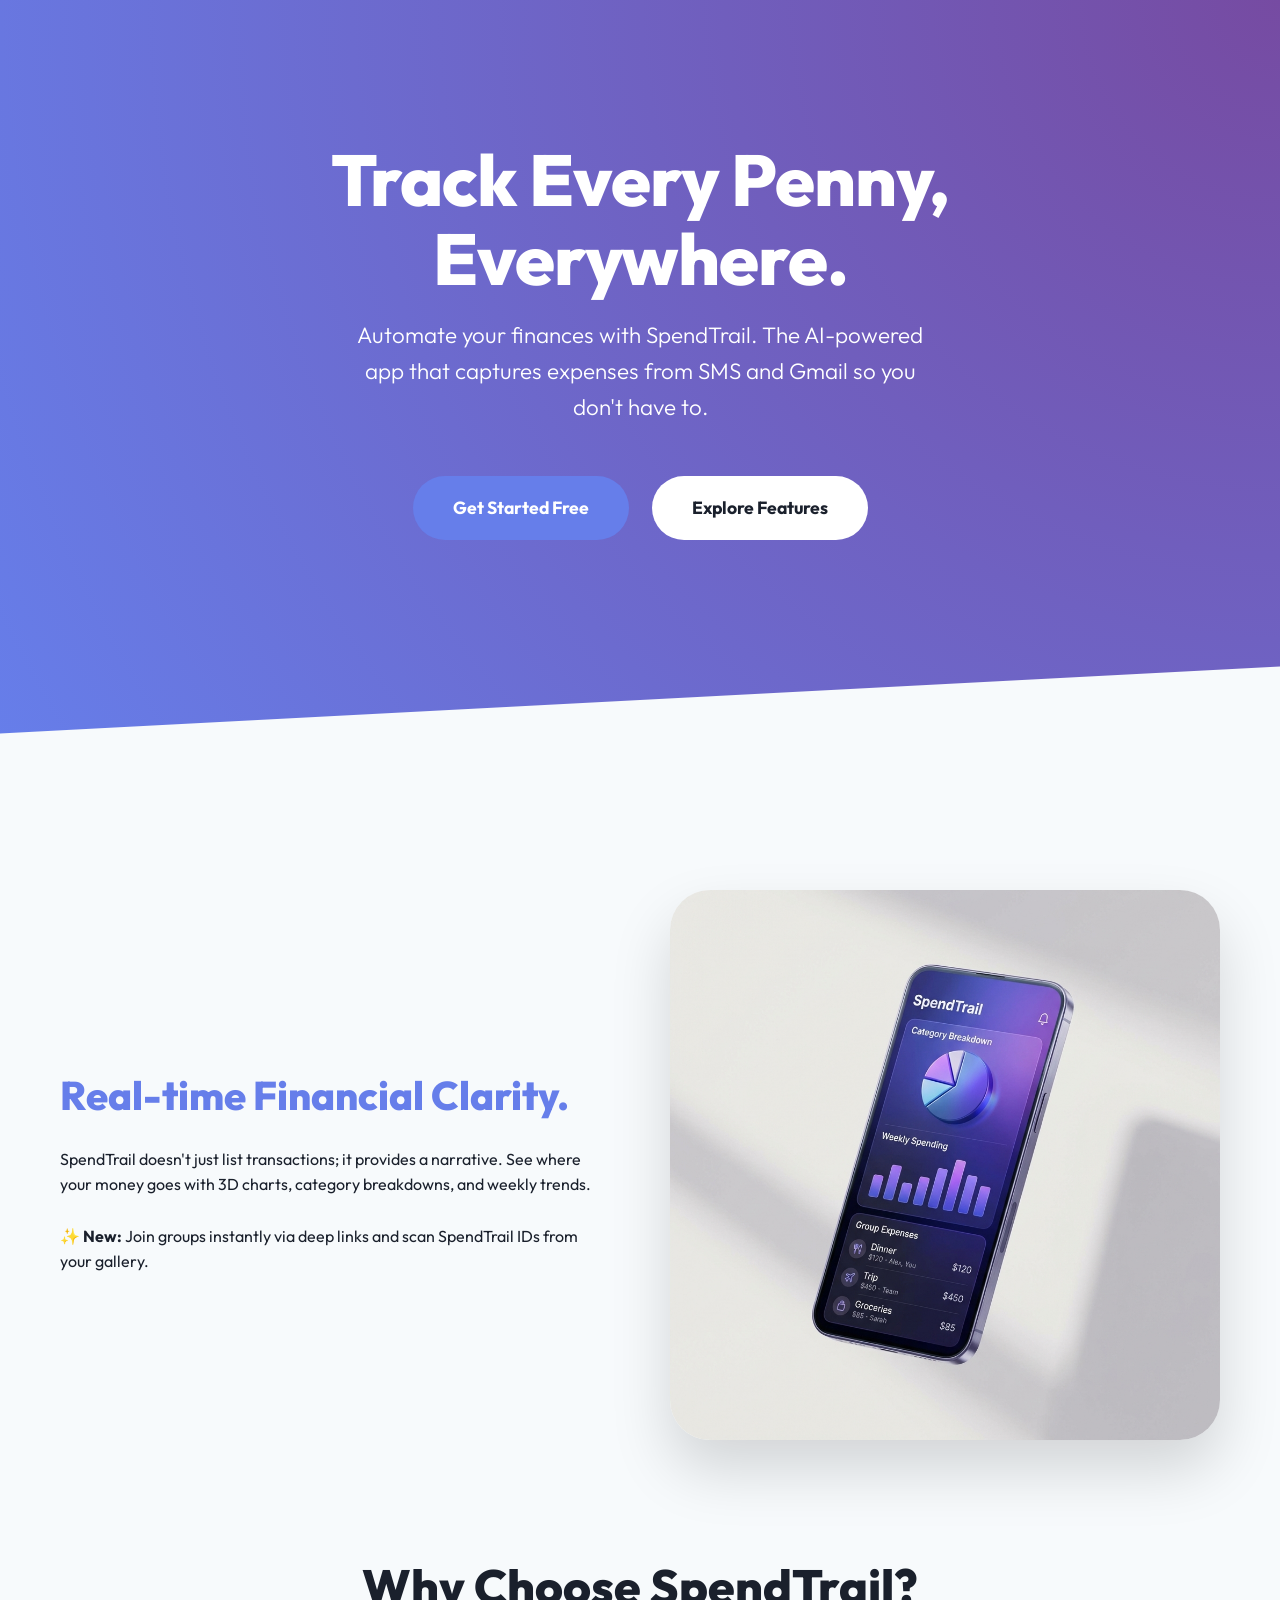
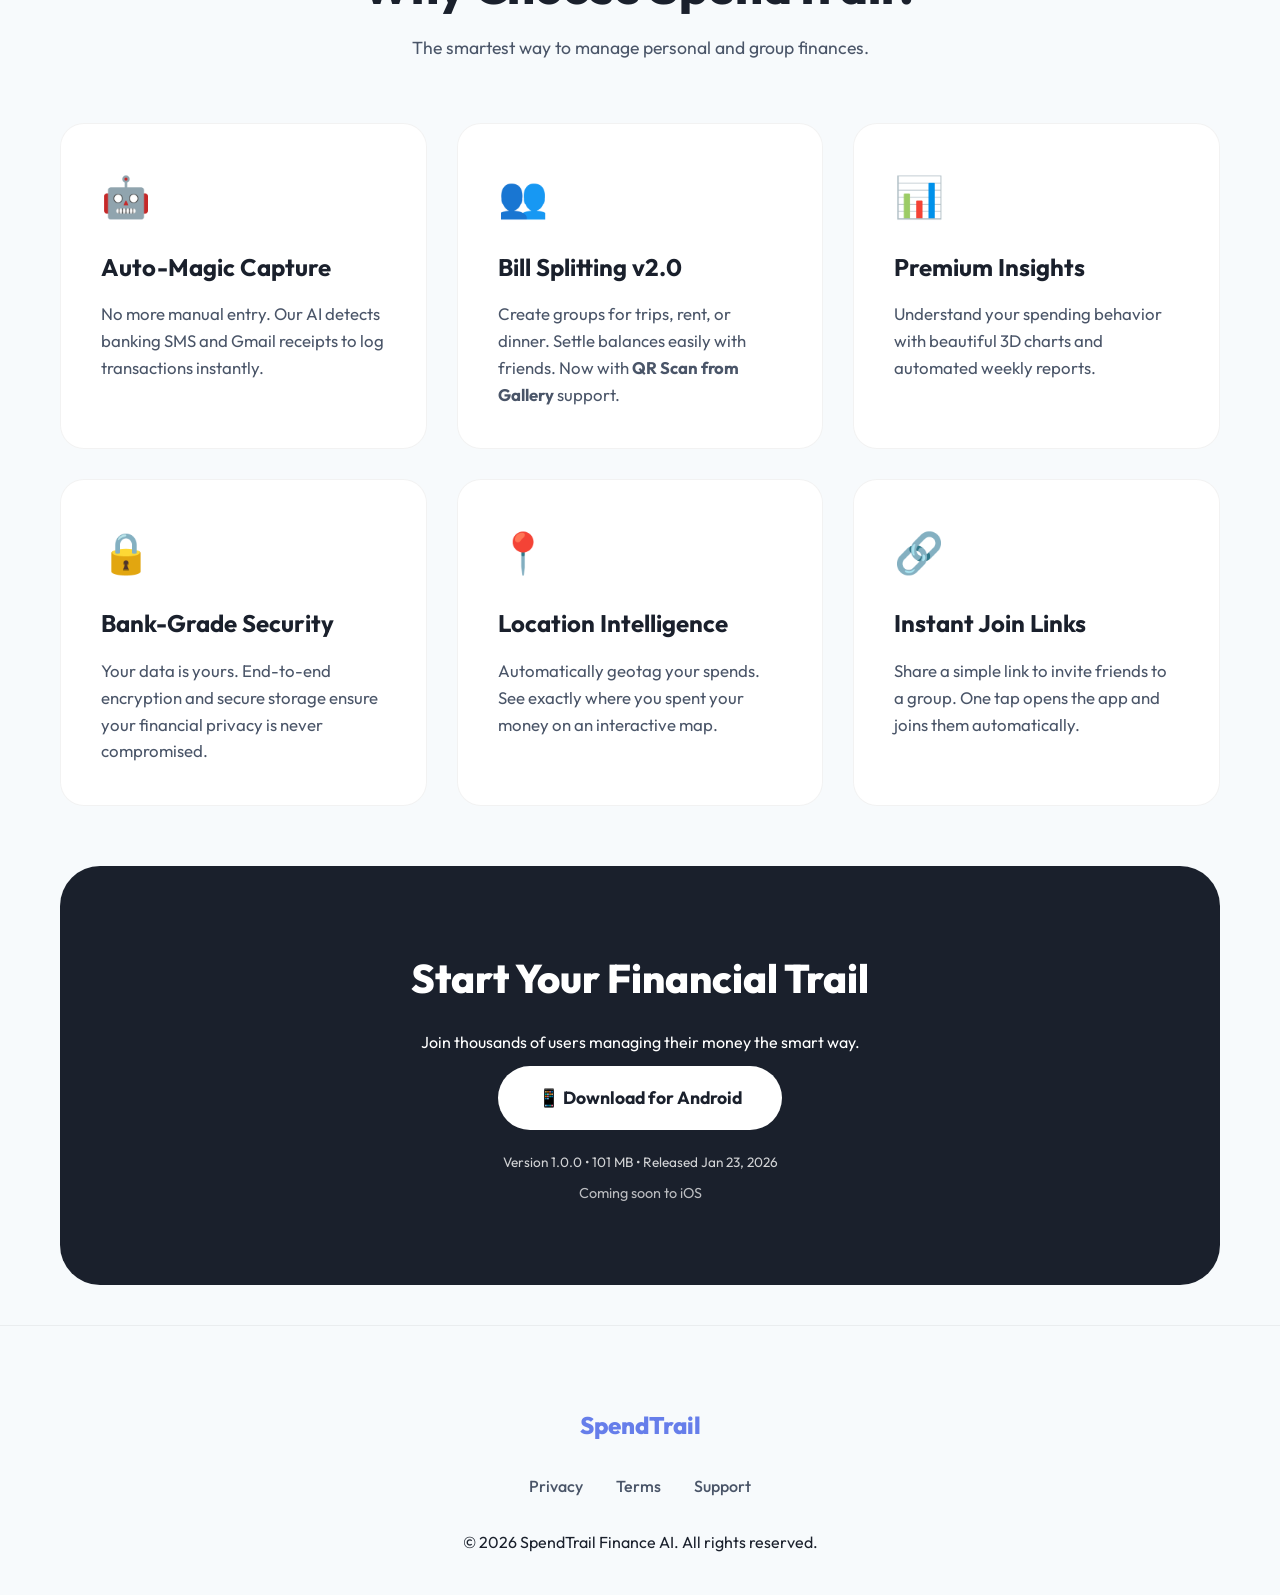
<file: index.html>
<!DOCTYPE html>
<html lang="en">

<head>
    <meta charset="UTF-8">
    <meta name="viewport" content="width=device-width, initial-scale=1.0">

    <!-- Primary Meta Tags -->
    <title>SpendTrail - AI-Powered Smart Expense Tracking App</title>
    <meta name="title" content="SpendTrail - Smart Expense Tracking App | Automatic Transaction Detection">
    <meta name="description"
        content="Effortless expense tracking powered by AI. Automatically capture transactions from SMS and Gmail, split bills with friends, and visualize your spending with premium insights.">
    <meta name="keywords"
        content="expense tracking, group expense, splitwise alternative, money manager, SMS banking, Gmail finance integration, spendtrail app">

    <!-- Open Graph / Facebook -->
    <meta property="og:type" content="website">
    <meta property="og:url" content="https://spendtrail.app/">
    <meta property="og:title" content="SpendTrail - Smart Expense Tracking App">
    <meta property="og:description"
        content="Effortless expense tracking powered by AI. Automatically capture transactions from SMS and Gmail.">
    <meta property="og:image" content="https://spendtrail.app/icon-512.png">

    <!-- Favicon -->
    <link rel="icon" type="image/png" href="favicon.png">
    <link rel="stylesheet" href="style.css">
    <link rel="manifest" href="manifest.json">
    <meta name="theme-color" content="#667eea">

    <!-- Structured Data -->
    <script type="application/ld+json">
    {
      "@context": "https://schema.org",
      "@type": "SoftwareApplication",
      "name": "SpendTrail",
      "applicationCategory": "FinanceApplication",
      "operatingSystem": "Android",
      "offers": {
        "@type": "Offer",
        "price": "0",
        "priceCurrency": "USD"
      }
    }
    </script>
</head>

<body>
    <!-- Hero Section -->
    <section class="hero">
        <div class="container">
            <h1 class="animate">Track Every Penny,<br>Everywhere.</h1>
            <p class="animate">Automate your finances with SpendTrail. The AI-powered app that captures expenses from
                SMS and Gmail so you don't have to.</p>
            <div class="animate">
                <a href="#download" class="btn">Get Started Free</a>
                <a href="#features" class="btn btn-white">Explore Features</a>
            </div>
        </div>
    </section>

    <div class="container">
        <!-- Main Stats / Mockup Section -->
        <section class="mockup-section">
            <div class="mockup-content animate">
                <h2 style="color: var(--primary);">Real-time Financial Clarity.</h2>
                <p>SpendTrail doesn't just list transactions; it provides a narrative. See where your money goes with 3D
                    charts, category breakdowns, and weekly trends.</p>
                <br>
                <p>✨ <strong>New:</strong> Join groups instantly via deep links and scan SpendTrail IDs from your
                    gallery.</p>
            </div>
            <div class="mockup-image animate">
                <img src="spendtrail_app_mockup_feature.png" alt="SpendTrail App Dashboard">
            </div>
        </section>

        <!-- Features Grid -->
        <section id="features">
            <div class="section-title">
                <h2>Why Choose SpendTrail?</h2>
                <p>The smartest way to manage personal and group finances.</p>
            </div>

            <div class="features">
                <div class="feature-card">
                    <span class="feature-icon">🤖</span>
                    <h3>Auto-Magic Capture</h3>
                    <p>No more manual entry. Our AI detects banking SMS and Gmail receipts to log transactions
                        instantly.</p>
                </div>

                <div class="feature-card">
                    <span class="feature-icon">👥</span>
                    <h3>Bill Splitting v2.0</h3>
                    <p>Create groups for trips, rent, or dinner. Settle balances easily with friends. Now with
                        <strong>QR Scan from Gallery</strong> support.
                    </p>
                </div>

                <div class="feature-card">
                    <span class="feature-icon">📊</span>
                    <h3>Premium Insights</h3>
                    <p>Understand your spending behavior with beautiful 3D charts and automated weekly reports.</p>
                </div>

                <div class="feature-card">
                    <span class="feature-icon">🔒</span>
                    <h3>Bank-Grade Security</h3>
                    <p>Your data is yours. End-to-end encryption and secure storage ensure your financial privacy is
                        never compromised.</p>
                </div>

                <div class="feature-card">
                    <span class="feature-icon">📍</span>
                    <h3>Location Intelligence</h3>
                    <p>Automatically geotag your spends. See exactly where you spent your money on an interactive map.
                    </p>
                </div>

                <div class="feature-card">
                    <span class="feature-icon">🔗</span>
                    <h3>Instant Join Links</h3>
                    <p>Share a simple link to invite friends to a group. One tap opens the app and joins them
                        automatically.</p>
                </div>
            </div>
        </section>

        <!-- CTA Section -->
        <section id="download" class="cta-box">
            <h2>Start Your Financial Trail</h2>
            <p>Join thousands of users managing their money the smart way.</p>
            <a href="https://github.com/kiition108/SpendTrailApp/releases/download/v1.0.0-preview/spendtrail-v1.0.0-preview-2026-01-23.apk"
                class="btn btn-white" download>📱 Download for
                Android</a>
            <p style="margin-top: 12px; font-size: 0.85rem; opacity: 0.8;">Version 1.0.0 • 101 MB • Released Jan 23,
                2026</p>
            <p style="margin-top: 8px; font-size: 0.9rem; opacity: 0.7;">Coming soon to iOS</p>
        </section>
    </div>

    <!-- Footer -->
    <footer class="footer">
        <h2 style="font-weight: 800; color: var(--primary);">SpendTrail</h2>
        <div class="footer-links">
            <a href="privacy.html">Privacy</a>
            <a href="terms.html">Terms</a>
            <a href="mailto:support@spendtrail.app">Support</a>
        </div>
        <p>&copy; 2026 SpendTrail Finance AI. All rights reserved.</p>
    </footer>

    <script>
        // Simple Intersection Observer for scroll animations
        const observer = new IntersectionObserver((entries) => {
            entries.forEach(entry => {
                if (entry.isIntersecting) {
                    entry.target.classList.add('animate');
                }
            });
        }, { threshold: 0.1 });

        document.querySelectorAll('.animate').forEach(el => observer.observe(el));
    </script>
</body>

</html>
</file>
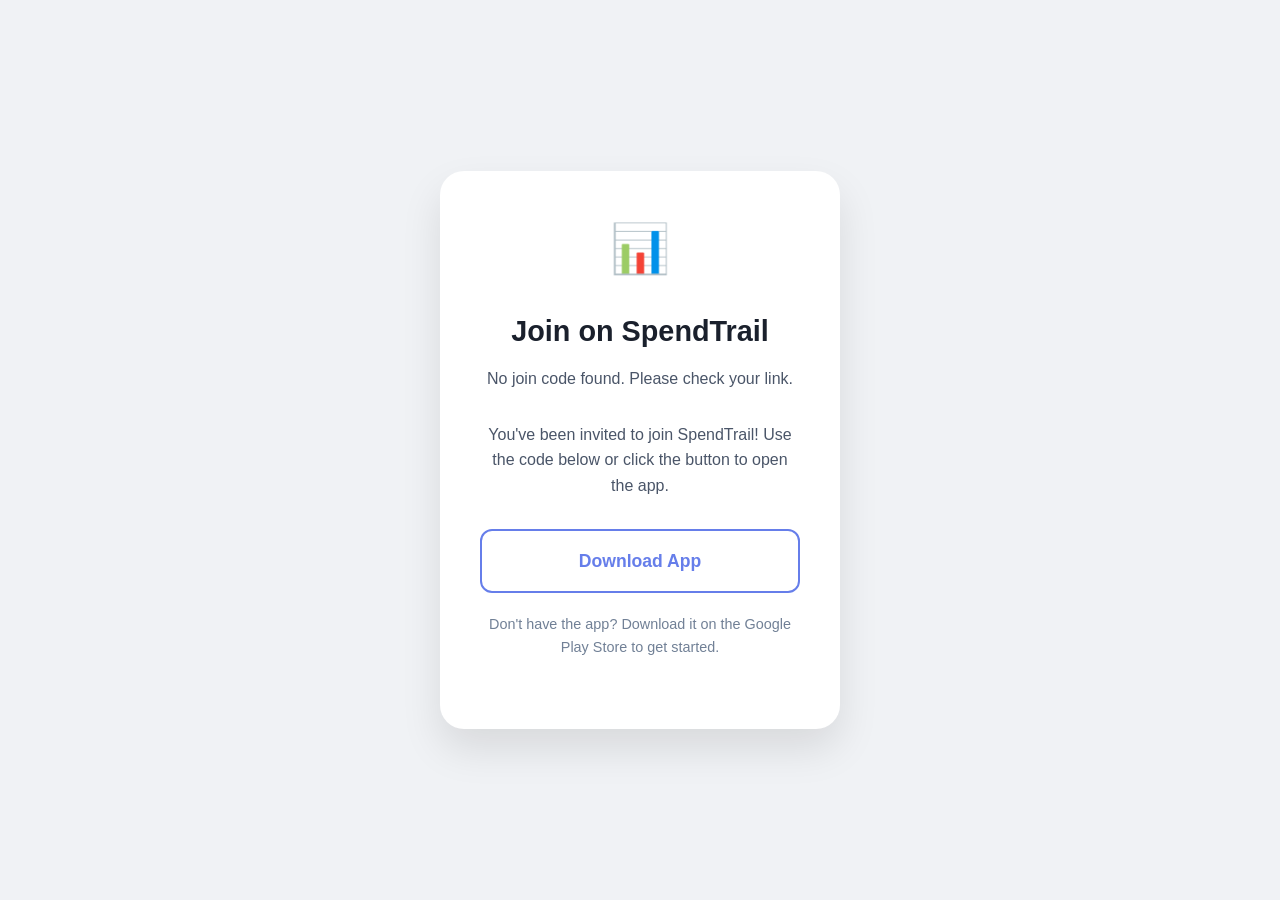
<file: join.html>
<!DOCTYPE html>
<html lang="en">
<head>
    <meta charset="UTF-8">
    <meta name="viewport" content="width=device-width, initial-scale=1.0">
    
    <!-- Primary Meta Tags -->
    <title>Join on SpendTrail | Smart Expense Tracking</title>
    <meta name="title" content="Join on SpendTrail | Smart Expense Tracking">
    <meta name="description" content="Add friends and join groups on SpendTrail. Effortless expense tracking powered by AI.">
    
    <!-- Favicon -->
    <link rel="icon" type="image/png" href="../favicon.png">
    <link rel="apple-touch-icon" href="../icon-512.png">
    <meta name="theme-color" content="#667eea">

    <style>
        * {
            margin: 0;
            padding: 0;
            box-sizing: border-box;
        }
        body {
            font-family: -apple-system, BlinkMacSystemFont, 'Segoe UI', Roboto, Oxygen, Ubuntu, Cantarell, sans-serif;
            line-height: 1.6;
            color: #333;
            background: #f0f2f5;
            display: flex;
            align-items: center;
            justify-content: center;
            min-height: 100vh;
        }
        .card {
            background: white;
            padding: 40px;
            border-radius: 24px;
            box-shadow: 0 20px 40px rgba(0,0,0,0.1);
            max-width: 400px;
            width: 90%;
            text-align: center;
        }
        .logo {
            font-size: 3em;
            margin-bottom: 20px;
        }
        h1 {
            color: #1a202c;
            font-size: 1.8em;
            margin-bottom: 12px;
        }
        p {
            color: #4a5568;
            margin-bottom: 30px;
        }
        .code-display {
            background: #f7fafc;
            padding: 12px;
            border-radius: 12px;
            font-family: monospace;
            font-size: 1.2em;
            font-weight: bold;
            color: #667eea;
            letter-spacing: 2px;
            margin-bottom: 30px;
            display: inline-block;
            border: 1px dashed #cbd5e0;
        }
        .btn {
            display: block;
            background: linear-gradient(135deg, #667eea 0%, #764ba2 100%);
            color: white;
            padding: 16px;
            border-radius: 12px;
            text-decoration: none;
            font-weight: bold;
            font-size: 1.1em;
            margin-bottom: 15px;
            transition: transform 0.2s, box-shadow 0.2s;
            box-shadow: 0 4px 12px rgba(102, 126, 234, 0.3);
        }
        .btn:hover {
            transform: translateY(-2px);
            box-shadow: 0 6px 16px rgba(102, 126, 234, 0.4);
        }
        .btn-secondary {
            background: white;
            color: #667eea;
            border: 2px solid #667eea;
            box-shadow: none;
        }
        .btn-secondary:hover {
            background: #f7fafc;
        }
        .footer-note {
            font-size: 0.9em;
            color: #718096;
            margin-top: 20px;
        }
        .loading-spinner {
            width: 40px;
            height: 40px;
            border: 4px solid #f3f3f3;
            border-top: 4px solid #667eea;
            border-radius: 50%;
            animation: spin 1s linear infinite;
            margin: 0 auto 20px;
        }
        @keyframes spin {
            0% { transform: rotate(0deg); }
            100% { transform: rotate(360deg); }
        }
    </style>
</head>
<body>
    <div class="card">
        <div class="logo">📊</div>
        <h1>Join on SpendTrail</h1>
        
        <div id="loading">
            <div class="loading-spinner"></div>
            <p>Attempting to open SpendTrail app...</p>
        </div>

        <div id="content" style="display: none;">
            <p>You've been invited to join SpendTrail! Use the code below or click the button to open the app.</p>
            <div class="code-display" id="user-code">-------</div>
            
            <a href="#" id="open-app-btn" class="btn">Open in SpendTrail</a>
            <a href="https://spendtrail.app" class="btn btn-secondary">Download App</a>
            
            <p class="footer-note">Don't have the app? Download it on the Google Play Store to get started.</p>
        </div>
    </div>

    <script>
        // Parse code from URL path (/join/CODE) or query param (?id=CODE)
        function getCode() {
            const pathParts = window.location.pathname.split('/');
            // If path is /join/ABCDEFGH, pathParts will be ["", "join", "ABCDEFGH"]
            let code = pathParts[pathParts.length - 1];
            
            // If the last part is empty or "join", check query params
            if (!code || code === 'join' || code === 'join.html') {
                const urlParams = new URLSearchParams(window.location.search);
                code = urlParams.get('id') || urlParams.get('code');
            }
            
            return code ? code.toUpperCase() : null;
        }

        const code = getCode();
        if (code) {
            document.getElementById('user-code').textContent = code;
            const appUrl = `spendtrail://join/${code}`;
            document.getElementById('open-app-btn').href = appUrl;

            // Attempt to redirect immediately
            window.location.href = appUrl;

            // After 3 seconds, show the manual buttons if the app didn't open
            setTimeout(() => {
                document.getElementById('loading').style.display = 'none';
                document.getElementById('content').style.display = 'block';
            }, 2500);
        } else {
            document.getElementById('loading').innerHTML = '<p>No join code found. Please check your link.</p>';
            document.getElementById('content').style.display = 'block';
            document.getElementById('open-app-btn').style.display = 'none';
            document.getElementById('user-code').style.display = 'none';
        }
    </script>
</body>
</html>
</file>
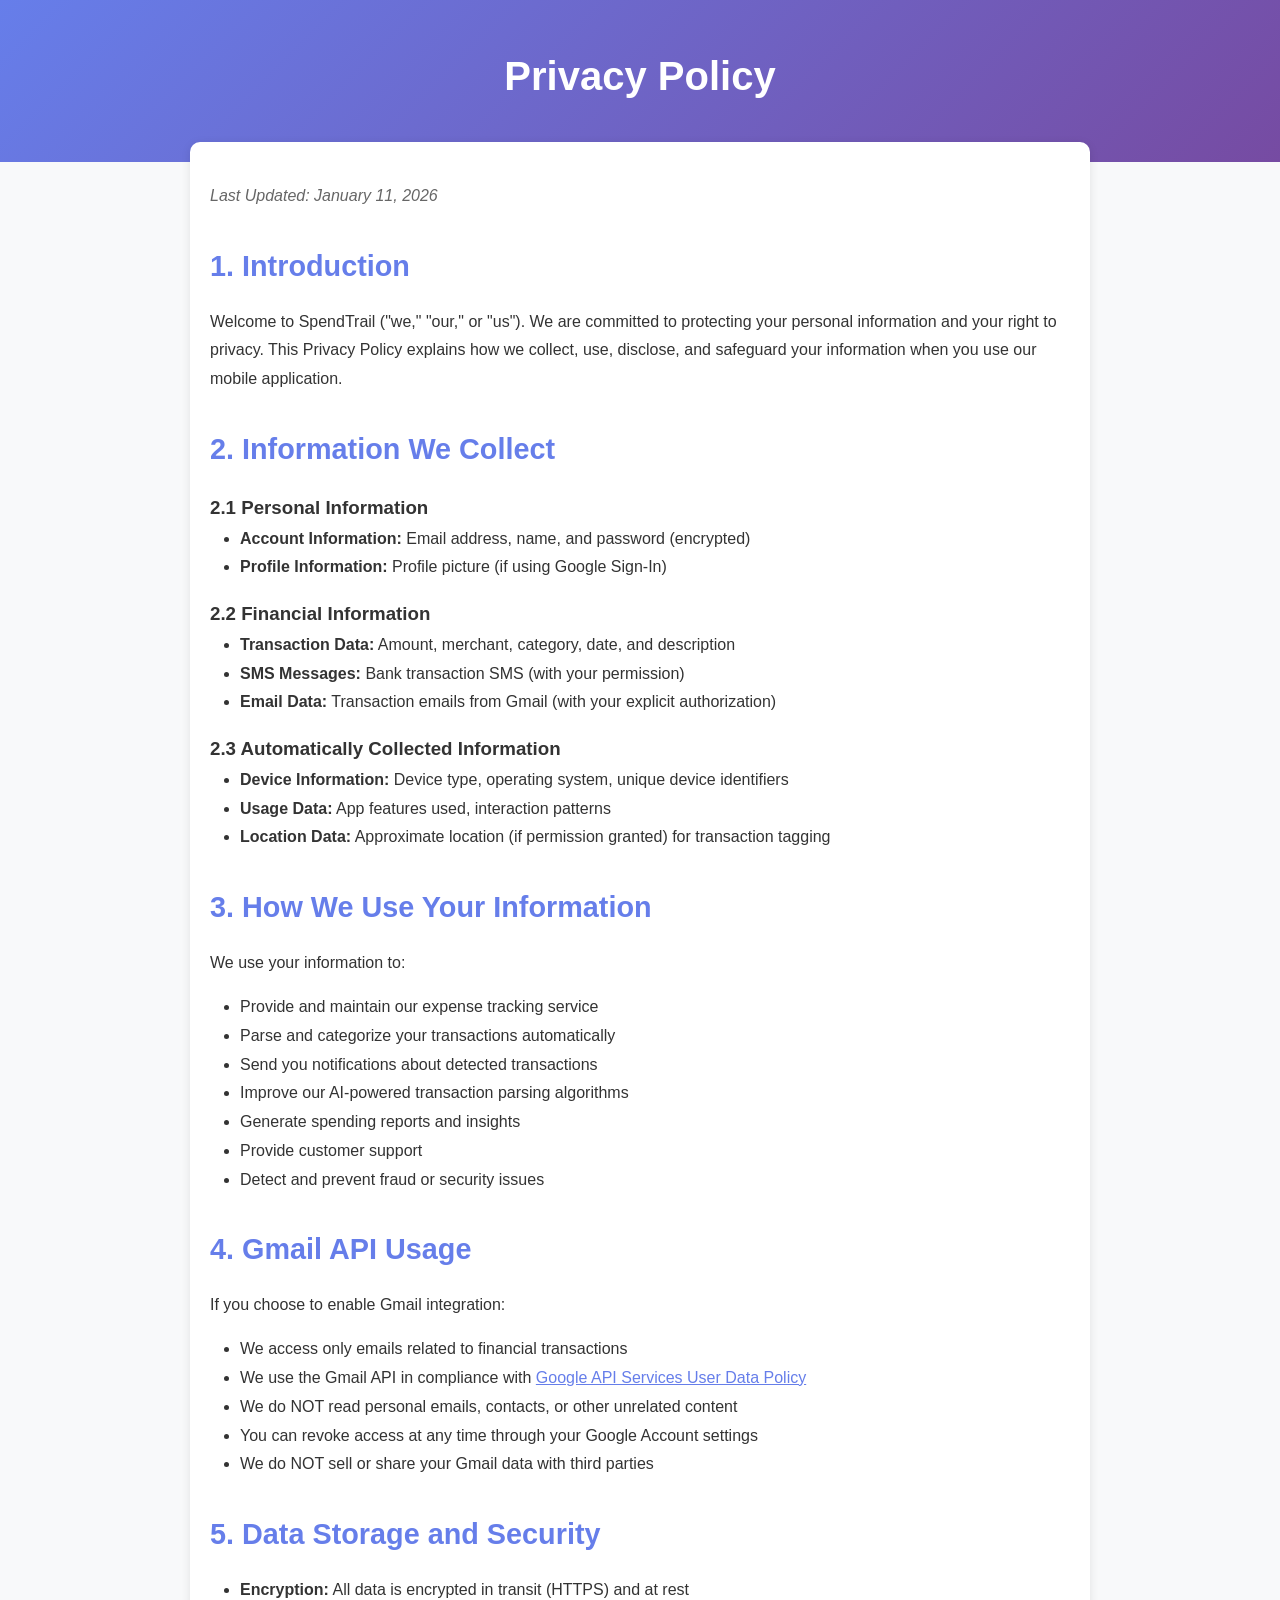
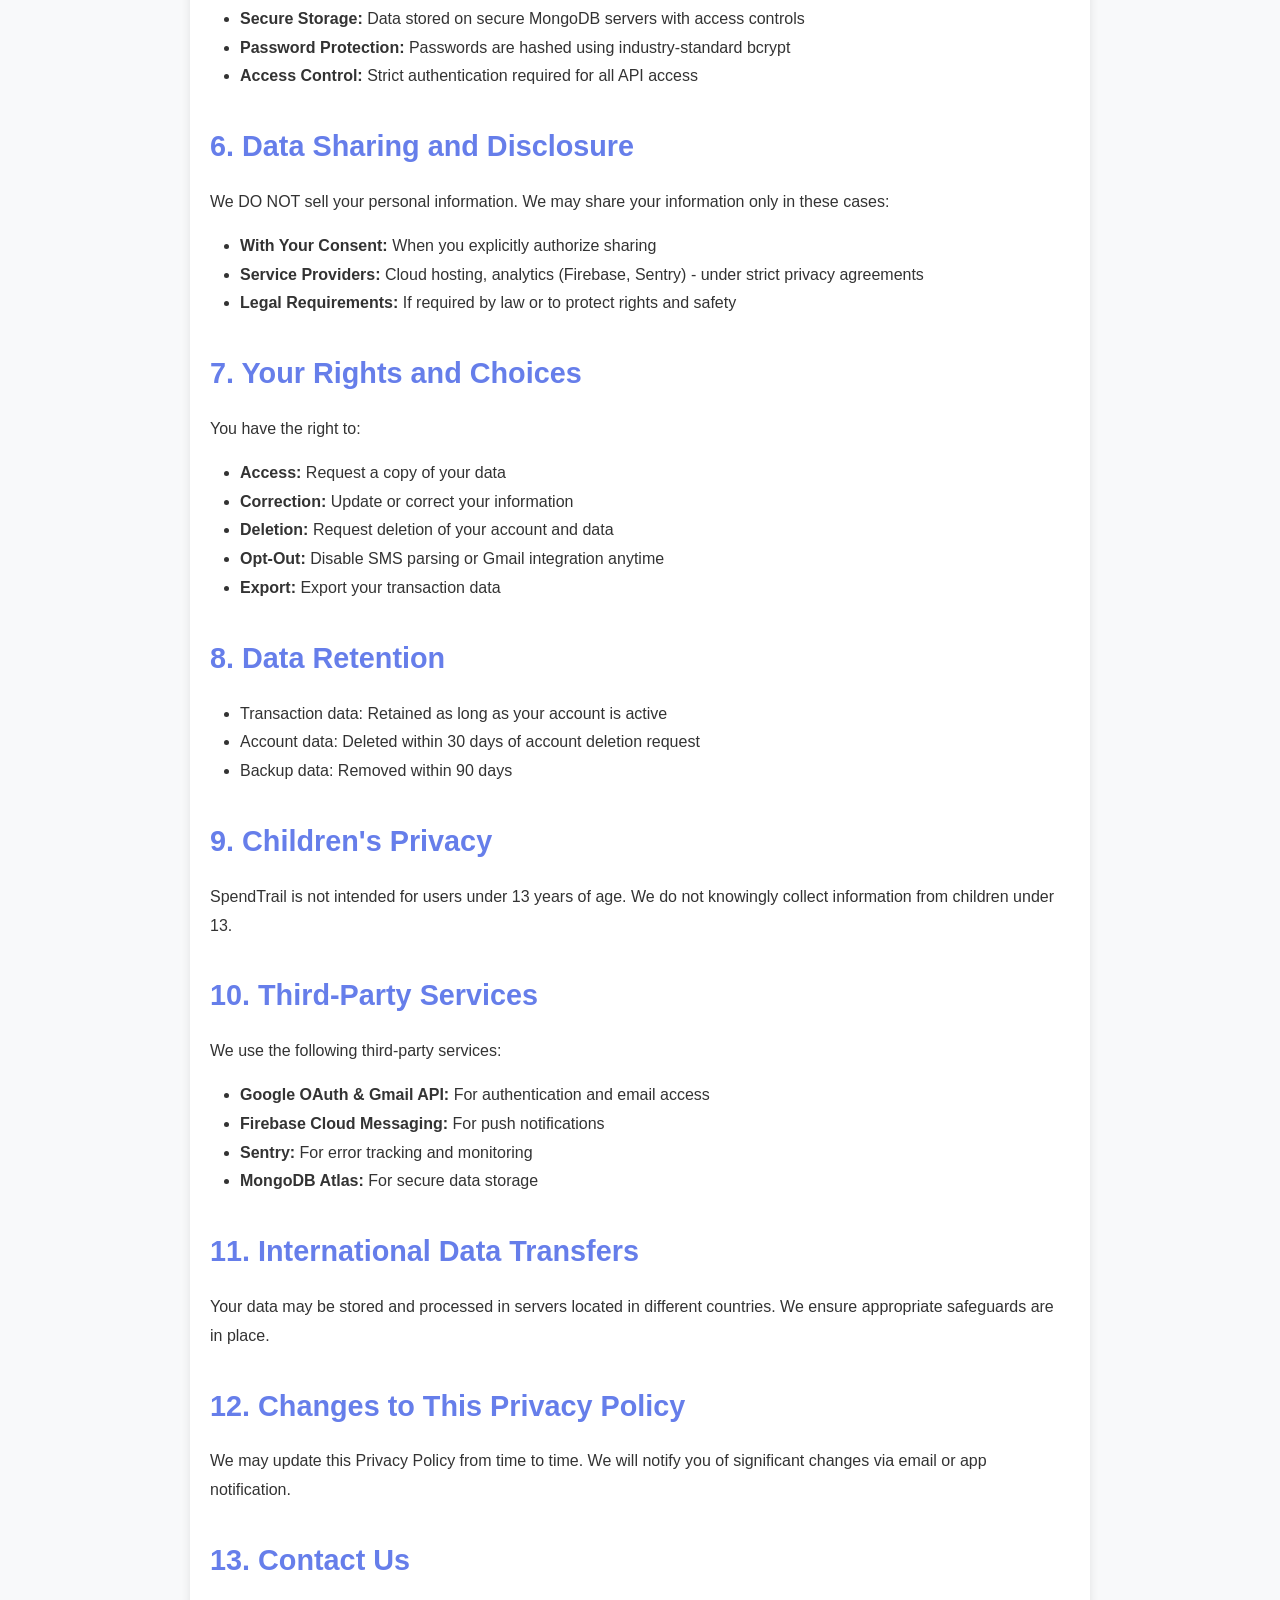
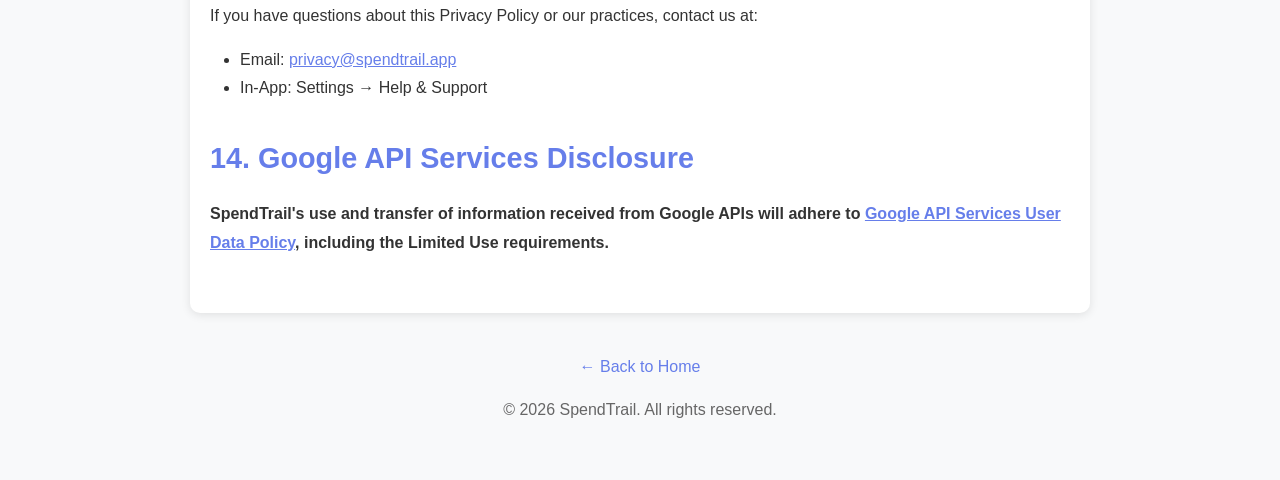
<file: privacy.html>
<!DOCTYPE html>
<html lang="en">
<head>
    <meta charset="UTF-8">
    <meta name="viewport" content="width=device-width, initial-scale=1.0">
    
    <!-- Primary Meta Tags -->
    <title>Privacy Policy - SpendTrail | How We Protect Your Data</title>
    <meta name="title" content="Privacy Policy - SpendTrail | How We Protect Your Data">
    <meta name="description" content="Learn how SpendTrail protects your financial data, handles Gmail API access, and ensures your privacy. GDPR compliant expense tracking app.">
    <meta name="robots" content="index, follow">
    <link rel="canonical" href="https://spendtrail.app/privacy.html">
    
    <!-- Open Graph / Facebook -->
    <meta property="og:type" content="article">
    <meta property="og:url" content="https://spendtrail.app/privacy.html">
    <meta property="og:title" content="Privacy Policy - SpendTrail">
    <meta property="og:description" content="How SpendTrail protects your financial data and ensures your privacy.">
    <meta property="og:image" content="https://spendtrail.app/icon-512.png">
    
    <!-- Twitter -->
    <meta property="twitter:card" content="summary">
    <meta property="twitter:url" content="https://spendtrail.app/privacy.html">
    <meta property="twitter:title" content="Privacy Policy - SpendTrail">
    <meta property="twitter:description" content="How SpendTrail protects your financial data and ensures your privacy.">
    
    <!-- Favicon -->
    <link rel="icon" type="image/png" href="favicon.png">
    <link rel="apple-touch-icon" href="icon-512.png">
    <meta name="theme-color" content="#667eea">
    
    <style>
        * {
            margin: 0;
            padding: 0;
            box-sizing: border-box;
        }
        body {
            font-family: -apple-system, BlinkMacSystemFont, 'Segoe UI', Roboto, Oxygen, Ubuntu, Cantarell, sans-serif;
            line-height: 1.8;
            color: #333;
            background: #f8f9fa;
        }
        .header {
            background: linear-gradient(135deg, #667eea 0%, #764ba2 100%);
            color: white;
            padding: 40px 20px;
            text-align: center;
        }
        .container {
            max-width: 900px;
            margin: 0 auto;
            padding: 40px 20px;
            background: white;
            margin-top: -20px;
            border-radius: 10px;
            box-shadow: 0 2px 10px rgba(0,0,0,0.1);
        }
        h1 {
            font-size: 2.5em;
            margin-bottom: 10px;
        }
        h2 {
            color: #667eea;
            margin-top: 30px;
            margin-bottom: 15px;
            font-size: 1.8em;
        }
        p {
            margin-bottom: 15px;
        }
        ul {
            margin-left: 30px;
            margin-bottom: 15px;
        }
        .last-updated {
            color: #666;
            font-style: italic;
            margin-bottom: 30px;
        }
        .footer {
            text-align: center;
            padding: 40px 20px;
            color: #666;
        }
        .footer a {
            color: #667eea;
            text-decoration: none;
        }
        a {
            color: #667eea;
        }
    </style>
</head>
<body>
    <div class="header">
        <h1>Privacy Policy</h1>
    </div>

    <div class="container">
        <p class="last-updated">Last Updated: January 11, 2026</p>

        <h2>1. Introduction</h2>
        <p>Welcome to SpendTrail ("we," "our," or "us"). We are committed to protecting your personal information and your right to privacy. This Privacy Policy explains how we collect, use, disclose, and safeguard your information when you use our mobile application.</p>

        <h2>2. Information We Collect</h2>
        
        <h3>2.1 Personal Information</h3>
        <ul>
            <li><strong>Account Information:</strong> Email address, name, and password (encrypted)</li>
            <li><strong>Profile Information:</strong> Profile picture (if using Google Sign-In)</li>
        </ul>

        <h3>2.2 Financial Information</h3>
        <ul>
            <li><strong>Transaction Data:</strong> Amount, merchant, category, date, and description</li>
            <li><strong>SMS Messages:</strong> Bank transaction SMS (with your permission)</li>
            <li><strong>Email Data:</strong> Transaction emails from Gmail (with your explicit authorization)</li>
        </ul>

        <h3>2.3 Automatically Collected Information</h3>
        <ul>
            <li><strong>Device Information:</strong> Device type, operating system, unique device identifiers</li>
            <li><strong>Usage Data:</strong> App features used, interaction patterns</li>
            <li><strong>Location Data:</strong> Approximate location (if permission granted) for transaction tagging</li>
        </ul>

        <h2>3. How We Use Your Information</h2>
        <p>We use your information to:</p>
        <ul>
            <li>Provide and maintain our expense tracking service</li>
            <li>Parse and categorize your transactions automatically</li>
            <li>Send you notifications about detected transactions</li>
            <li>Improve our AI-powered transaction parsing algorithms</li>
            <li>Generate spending reports and insights</li>
            <li>Provide customer support</li>
            <li>Detect and prevent fraud or security issues</li>
        </ul>

        <h2>4. Gmail API Usage</h2>
        <p>If you choose to enable Gmail integration:</p>
        <ul>
            <li>We access only emails related to financial transactions</li>
            <li>We use the Gmail API in compliance with <a href="https://developers.google.com/terms/api-services-user-data-policy" target="_blank">Google API Services User Data Policy</a></li>
            <li>We do NOT read personal emails, contacts, or other unrelated content</li>
            <li>You can revoke access at any time through your Google Account settings</li>
            <li>We do NOT sell or share your Gmail data with third parties</li>
        </ul>

        <h2>5. Data Storage and Security</h2>
        <ul>
            <li><strong>Encryption:</strong> All data is encrypted in transit (HTTPS) and at rest</li>
            <li><strong>Secure Storage:</strong> Data stored on secure MongoDB servers with access controls</li>
            <li><strong>Password Protection:</strong> Passwords are hashed using industry-standard bcrypt</li>
            <li><strong>Access Control:</strong> Strict authentication required for all API access</li>
        </ul>

        <h2>6. Data Sharing and Disclosure</h2>
        <p>We DO NOT sell your personal information. We may share your information only in these cases:</p>
        <ul>
            <li><strong>With Your Consent:</strong> When you explicitly authorize sharing</li>
            <li><strong>Service Providers:</strong> Cloud hosting, analytics (Firebase, Sentry) - under strict privacy agreements</li>
            <li><strong>Legal Requirements:</strong> If required by law or to protect rights and safety</li>
        </ul>

        <h2>7. Your Rights and Choices</h2>
        <p>You have the right to:</p>
        <ul>
            <li><strong>Access:</strong> Request a copy of your data</li>
            <li><strong>Correction:</strong> Update or correct your information</li>
            <li><strong>Deletion:</strong> Request deletion of your account and data</li>
            <li><strong>Opt-Out:</strong> Disable SMS parsing or Gmail integration anytime</li>
            <li><strong>Export:</strong> Export your transaction data</li>
        </ul>

        <h2>8. Data Retention</h2>
        <ul>
            <li>Transaction data: Retained as long as your account is active</li>
            <li>Account data: Deleted within 30 days of account deletion request</li>
            <li>Backup data: Removed within 90 days</li>
        </ul>

        <h2>9. Children's Privacy</h2>
        <p>SpendTrail is not intended for users under 13 years of age. We do not knowingly collect information from children under 13.</p>

        <h2>10. Third-Party Services</h2>
        <p>We use the following third-party services:</p>
        <ul>
            <li><strong>Google OAuth & Gmail API:</strong> For authentication and email access</li>
            <li><strong>Firebase Cloud Messaging:</strong> For push notifications</li>
            <li><strong>Sentry:</strong> For error tracking and monitoring</li>
            <li><strong>MongoDB Atlas:</strong> For secure data storage</li>
        </ul>

        <h2>11. International Data Transfers</h2>
        <p>Your data may be stored and processed in servers located in different countries. We ensure appropriate safeguards are in place.</p>

        <h2>12. Changes to This Privacy Policy</h2>
        <p>We may update this Privacy Policy from time to time. We will notify you of significant changes via email or app notification.</p>

        <h2>13. Contact Us</h2>
        <p>If you have questions about this Privacy Policy or our practices, contact us at:</p>
        <ul>
            <li>Email: <a href="mailto:privacy@spendtrail.app">privacy@spendtrail.app</a></li>
            <li>In-App: Settings → Help & Support</li>
        </ul>

        <h2>14. Google API Services Disclosure</h2>
        <p><strong>SpendTrail's use and transfer of information received from Google APIs will adhere to <a href="https://developers.google.com/terms/api-services-user-data-policy" target="_blank">Google API Services User Data Policy</a>, including the Limited Use requirements.</strong></p>
    </div>

    <div class="footer">
        <p><a href="index.html">← Back to Home</a></p>
        <p>&copy; 2026 SpendTrail. All rights reserved.</p>
    </div>
</body>
</html>
</file>
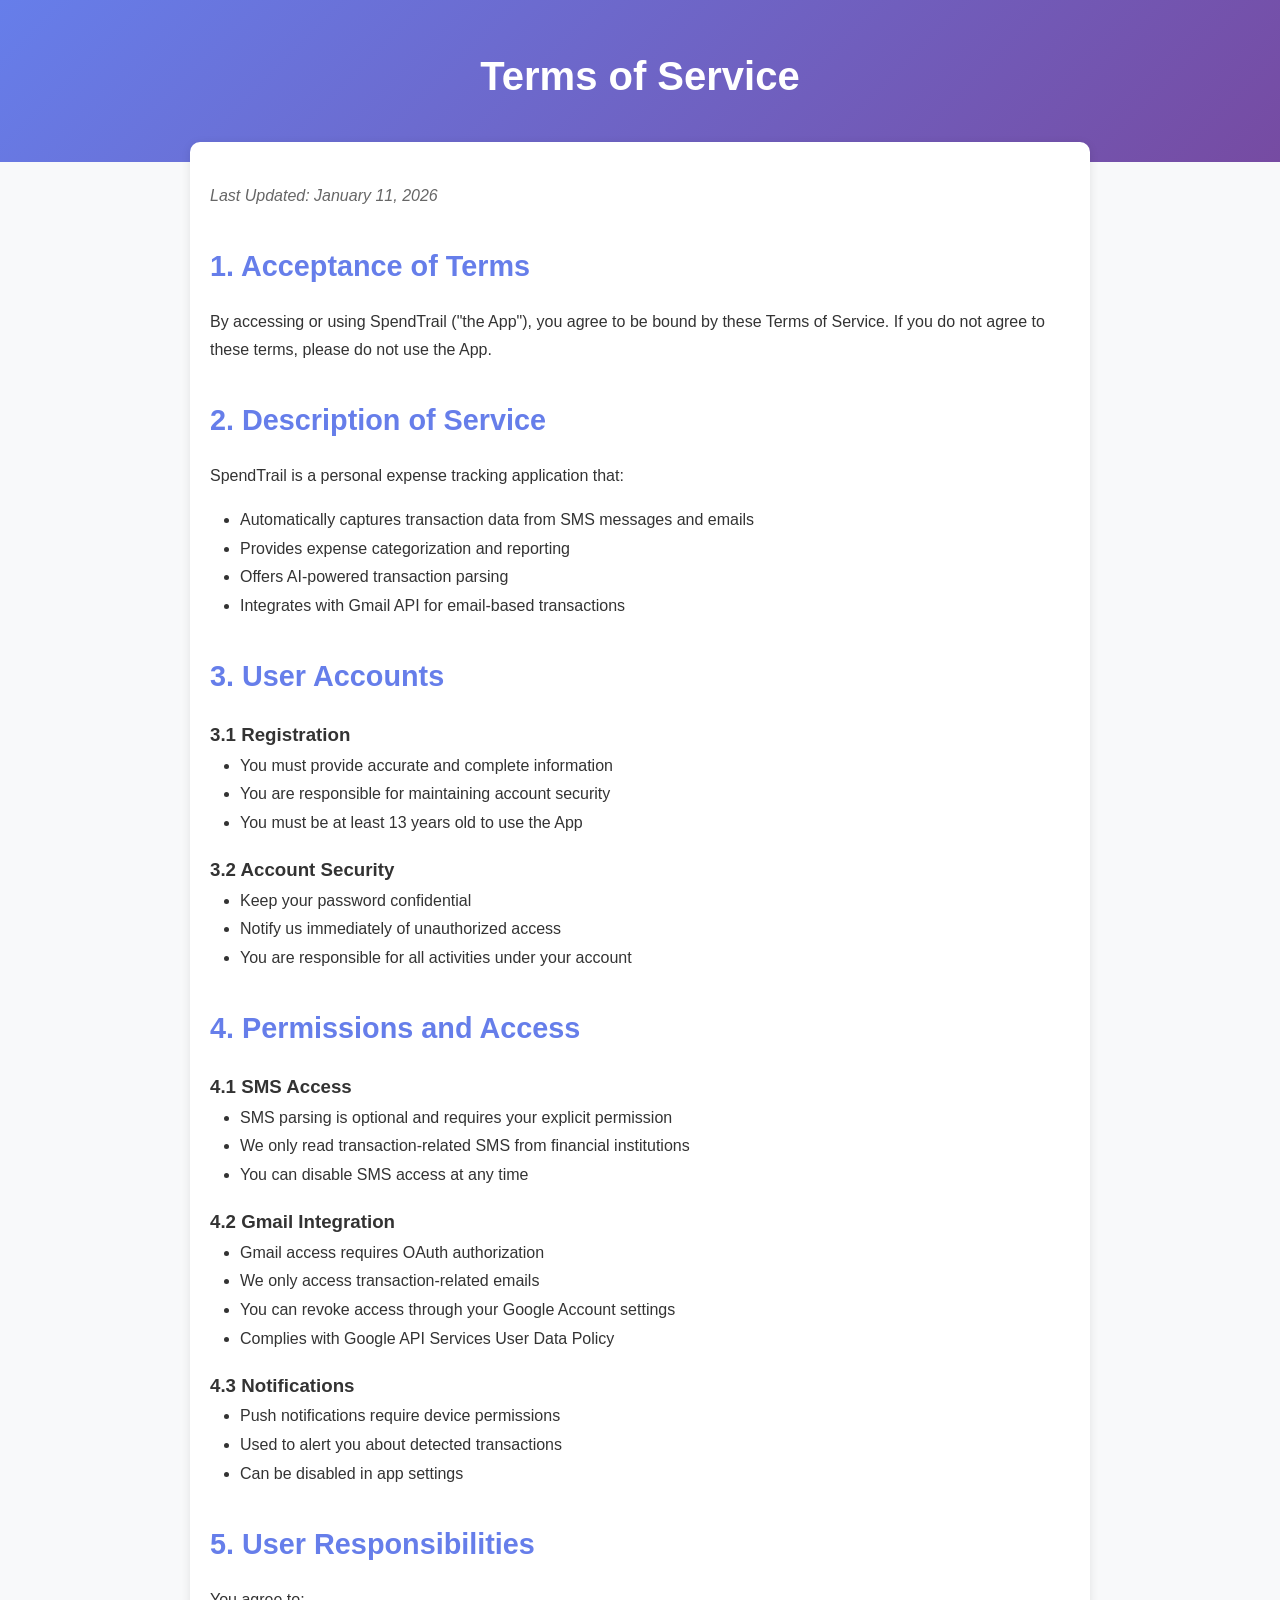
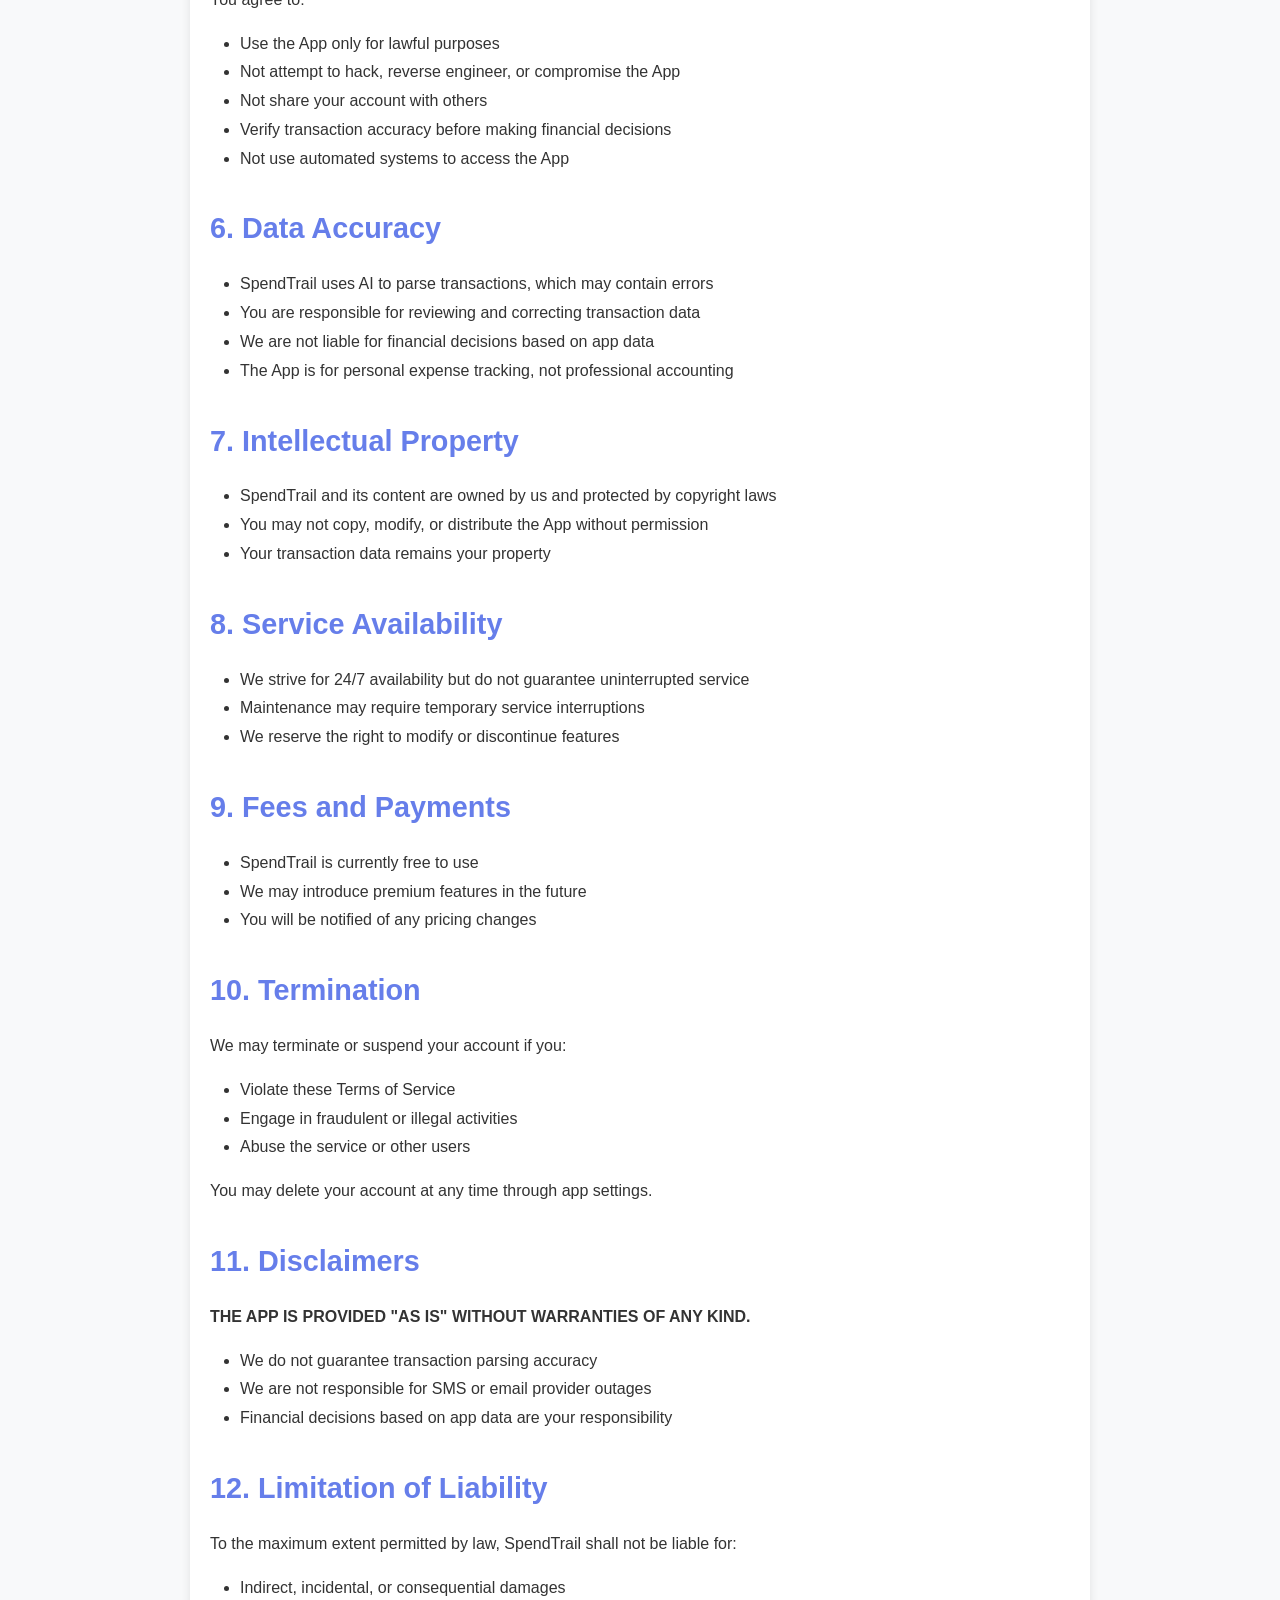
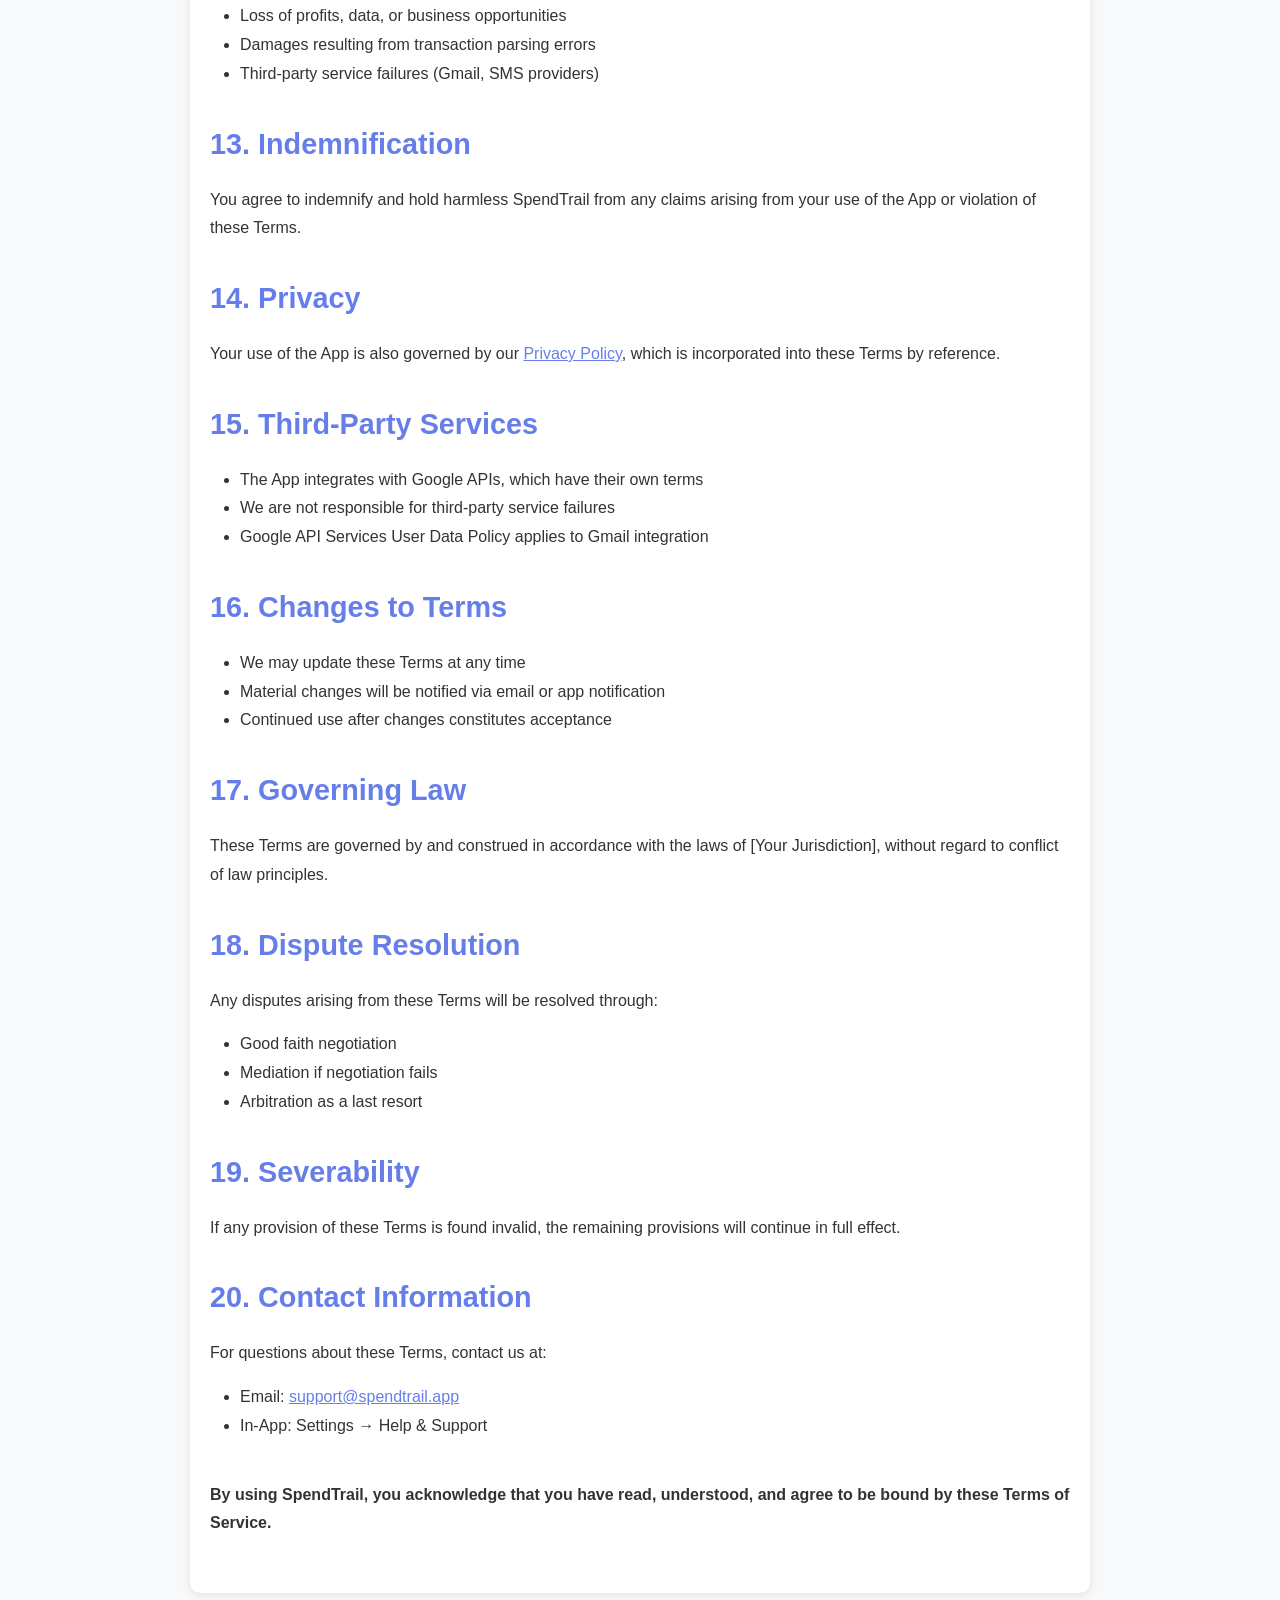
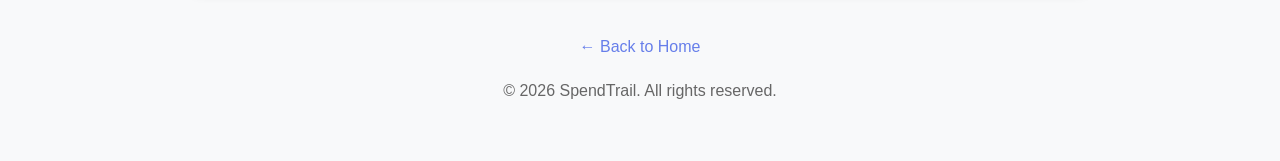
<file: terms.html>
<!DOCTYPE html>
<html lang="en">
<head>
    <meta charset="UTF-8">
    <meta name="viewport" content="width=device-width, initial-scale=1.0">
    
    <!-- Primary Meta Tags -->
    <title>Terms of Service - SpendTrail | User Agreement</title>
    <meta name="title" content="Terms of Service - SpendTrail | User Agreement">
    <meta name="description" content="Read SpendTrail's Terms of Service to understand your rights and responsibilities when using our expense tracking app.">
    <meta name="robots" content="index, follow">
    <link rel="canonical" href="https://spendtrail.app/terms.html">
    
    <!-- Open Graph / Facebook -->
    <meta property="og:type" content="article">
    <meta property="og:url" content="https://spendtrail.app/terms.html">
    <meta property="og:title" content="Terms of Service - SpendTrail">
    <meta property="og:description" content="SpendTrail's Terms of Service and user agreement.">
    <meta property="og:image" content="https://spendtrail.app/icon-512.png">
    
    <!-- Twitter -->
    <meta property="twitter:card" content="summary">
    <meta property="twitter:url" content="https://spendtrail.app/terms.html">
    <meta property="twitter:title" content="Terms of Service - SpendTrail">
    <meta property="twitter:description" content="SpendTrail's Terms of Service and user agreement.">
    
    <!-- Favicon -->
    <link rel="icon" type="image/png" href="favicon.png">
    <link rel="apple-touch-icon" href="icon-512.png">
    <meta name="theme-color" content="#667eea">
    
    <style>
        * {
            margin: 0;
            padding: 0;
            box-sizing: border-box;
        }
        body {
            font-family: -apple-system, BlinkMacSystemFont, 'Segoe UI', Roboto, Oxygen, Ubuntu, Cantarell, sans-serif;
            line-height: 1.8;
            color: #333;
            background: #f8f9fa;
        }
        .header {
            background: linear-gradient(135deg, #667eea 0%, #764ba2 100%);
            color: white;
            padding: 40px 20px;
            text-align: center;
        }
        .container {
            max-width: 900px;
            margin: 0 auto;
            padding: 40px 20px;
            background: white;
            margin-top: -20px;
            border-radius: 10px;
            box-shadow: 0 2px 10px rgba(0,0,0,0.1);
        }
        h1 {
            font-size: 2.5em;
            margin-bottom: 10px;
        }
        h2 {
            color: #667eea;
            margin-top: 30px;
            margin-bottom: 15px;
            font-size: 1.8em;
        }
        p {
            margin-bottom: 15px;
        }
        ul {
            margin-left: 30px;
            margin-bottom: 15px;
        }
        .last-updated {
            color: #666;
            font-style: italic;
            margin-bottom: 30px;
        }
        .footer {
            text-align: center;
            padding: 40px 20px;
            color: #666;
        }
        .footer a {
            color: #667eea;
            text-decoration: none;
        }
        a {
            color: #667eea;
        }
    </style>
</head>
<body>
    <div class="header">
        <h1>Terms of Service</h1>
    </div>

    <div class="container">
        <p class="last-updated">Last Updated: January 11, 2026</p>

        <h2>1. Acceptance of Terms</h2>
        <p>By accessing or using SpendTrail ("the App"), you agree to be bound by these Terms of Service. If you do not agree to these terms, please do not use the App.</p>

        <h2>2. Description of Service</h2>
        <p>SpendTrail is a personal expense tracking application that:</p>
        <ul>
            <li>Automatically captures transaction data from SMS messages and emails</li>
            <li>Provides expense categorization and reporting</li>
            <li>Offers AI-powered transaction parsing</li>
            <li>Integrates with Gmail API for email-based transactions</li>
        </ul>

        <h2>3. User Accounts</h2>
        <h3>3.1 Registration</h3>
        <ul>
            <li>You must provide accurate and complete information</li>
            <li>You are responsible for maintaining account security</li>
            <li>You must be at least 13 years old to use the App</li>
        </ul>

        <h3>3.2 Account Security</h3>
        <ul>
            <li>Keep your password confidential</li>
            <li>Notify us immediately of unauthorized access</li>
            <li>You are responsible for all activities under your account</li>
        </ul>

        <h2>4. Permissions and Access</h2>
        <h3>4.1 SMS Access</h3>
        <ul>
            <li>SMS parsing is optional and requires your explicit permission</li>
            <li>We only read transaction-related SMS from financial institutions</li>
            <li>You can disable SMS access at any time</li>
        </ul>

        <h3>4.2 Gmail Integration</h3>
        <ul>
            <li>Gmail access requires OAuth authorization</li>
            <li>We only access transaction-related emails</li>
            <li>You can revoke access through your Google Account settings</li>
            <li>Complies with Google API Services User Data Policy</li>
        </ul>

        <h3>4.3 Notifications</h3>
        <ul>
            <li>Push notifications require device permissions</li>
            <li>Used to alert you about detected transactions</li>
            <li>Can be disabled in app settings</li>
        </ul>

        <h2>5. User Responsibilities</h2>
        <p>You agree to:</p>
        <ul>
            <li>Use the App only for lawful purposes</li>
            <li>Not attempt to hack, reverse engineer, or compromise the App</li>
            <li>Not share your account with others</li>
            <li>Verify transaction accuracy before making financial decisions</li>
            <li>Not use automated systems to access the App</li>
        </ul>

        <h2>6. Data Accuracy</h2>
        <ul>
            <li>SpendTrail uses AI to parse transactions, which may contain errors</li>
            <li>You are responsible for reviewing and correcting transaction data</li>
            <li>We are not liable for financial decisions based on app data</li>
            <li>The App is for personal expense tracking, not professional accounting</li>
        </ul>

        <h2>7. Intellectual Property</h2>
        <ul>
            <li>SpendTrail and its content are owned by us and protected by copyright laws</li>
            <li>You may not copy, modify, or distribute the App without permission</li>
            <li>Your transaction data remains your property</li>
        </ul>

        <h2>8. Service Availability</h2>
        <ul>
            <li>We strive for 24/7 availability but do not guarantee uninterrupted service</li>
            <li>Maintenance may require temporary service interruptions</li>
            <li>We reserve the right to modify or discontinue features</li>
        </ul>

        <h2>9. Fees and Payments</h2>
        <ul>
            <li>SpendTrail is currently free to use</li>
            <li>We may introduce premium features in the future</li>
            <li>You will be notified of any pricing changes</li>
        </ul>

        <h2>10. Termination</h2>
        <p>We may terminate or suspend your account if you:</p>
        <ul>
            <li>Violate these Terms of Service</li>
            <li>Engage in fraudulent or illegal activities</li>
            <li>Abuse the service or other users</li>
        </ul>
        <p>You may delete your account at any time through app settings.</p>

        <h2>11. Disclaimers</h2>
        <p><strong>THE APP IS PROVIDED "AS IS" WITHOUT WARRANTIES OF ANY KIND.</strong></p>
        <ul>
            <li>We do not guarantee transaction parsing accuracy</li>
            <li>We are not responsible for SMS or email provider outages</li>
            <li>Financial decisions based on app data are your responsibility</li>
        </ul>

        <h2>12. Limitation of Liability</h2>
        <p>To the maximum extent permitted by law, SpendTrail shall not be liable for:</p>
        <ul>
            <li>Indirect, incidental, or consequential damages</li>
            <li>Loss of profits, data, or business opportunities</li>
            <li>Damages resulting from transaction parsing errors</li>
            <li>Third-party service failures (Gmail, SMS providers)</li>
        </ul>

        <h2>13. Indemnification</h2>
        <p>You agree to indemnify and hold harmless SpendTrail from any claims arising from your use of the App or violation of these Terms.</p>

        <h2>14. Privacy</h2>
        <p>Your use of the App is also governed by our <a href="privacy.html">Privacy Policy</a>, which is incorporated into these Terms by reference.</p>

        <h2>15. Third-Party Services</h2>
        <ul>
            <li>The App integrates with Google APIs, which have their own terms</li>
            <li>We are not responsible for third-party service failures</li>
            <li>Google API Services User Data Policy applies to Gmail integration</li>
        </ul>

        <h2>16. Changes to Terms</h2>
        <ul>
            <li>We may update these Terms at any time</li>
            <li>Material changes will be notified via email or app notification</li>
            <li>Continued use after changes constitutes acceptance</li>
        </ul>

        <h2>17. Governing Law</h2>
        <p>These Terms are governed by and construed in accordance with the laws of [Your Jurisdiction], without regard to conflict of law principles.</p>

        <h2>18. Dispute Resolution</h2>
        <p>Any disputes arising from these Terms will be resolved through:</p>
        <ul>
            <li>Good faith negotiation</li>
            <li>Mediation if negotiation fails</li>
            <li>Arbitration as a last resort</li>
        </ul>

        <h2>19. Severability</h2>
        <p>If any provision of these Terms is found invalid, the remaining provisions will continue in full effect.</p>

        <h2>20. Contact Information</h2>
        <p>For questions about these Terms, contact us at:</p>
        <ul>
            <li>Email: <a href="mailto:support@spendtrail.app">support@spendtrail.app</a></li>
            <li>In-App: Settings → Help & Support</li>
        </ul>

        <p style="margin-top: 40px;"><strong>By using SpendTrail, you acknowledge that you have read, understood, and agree to be bound by these Terms of Service.</strong></p>
    </div>

    <div class="footer">
        <p><a href="index.html">← Back to Home</a></p>
        <p>&copy; 2026 SpendTrail. All rights reserved.</p>
    </div>
</body>
</html>
</file>
<file: style.css>
@import url('https://fonts.googleapis.com/css2?family=Outfit:wght@300;400;600;700;800&display=swap');

:root {
    --primary: #667eea;
    --primary-dark: #764ba2;
    --accent: #ff6b6b;
    --text: #1a202c;
    --text-light: #4a5568;
    --bg-light: #f7fafc;
    --white: #ffffff;
}

* {
    margin: 0;
    padding: 0;
    box-sizing: border-box;
}

html {
    scroll-behavior: smooth;
}

body {
    font-family: 'Outfit', -apple-system, BlinkMacSystemFont, 'Segoe UI', Roboto, sans-serif;
    line-height: 1.6;
    color: var(--text);
    background-color: var(--bg-light);
    overflow-x: hidden;
}

/* Animations */
@keyframes fadeInUp {
    from {
        opacity: 0;
        transform: translateY(30px);
    }
    to {
        opacity: 1;
        transform: translateY(0);
    }
}

.animate {
    animation: fadeInUp 0.8s ease forwards;
}

/* Header & Hero */
.hero {
    background: radial-gradient(circle at top right, #764ba2 0%, #667eea 100%);
    color: white;
    padding: 100px 20px 160px;
    text-align: center;
    position: relative;
    overflow: hidden;
}

.hero::after {
    content: '';
    position: absolute;
    bottom: -50px;
    left: 0;
    width: 100%;
    height: 100px;
    background: var(--bg-light);
    transform: skewY(-3deg);
}

.hero h1 {
    font-size: clamp(2.5rem, 8vw, 4.5rem);
    font-weight: 800;
    margin-bottom: 20px;
    letter-spacing: -1px;
    line-height: 1.1;
}

.hero p {
    font-size: clamp(1.1rem, 3vw, 1.4rem);
    opacity: 0.9;
    max-width: 600px;
    margin: 0 auto 40px;
    font-weight: 300;
}

/* Container */
.container {
    max-width: 1200px;
    margin: 0 auto;
    padding: 40px 20px;
}

/* Feature Grid */
.section-title {
    text-align: center;
    margin-bottom: 60px;
}

.section-title h2 {
    font-size: clamp(2rem, 5vw, 3rem);
    font-weight: 800;
    color: var(--text);
    margin-bottom: 10px;
}

.section-title p {
    color: var(--text-light);
    font-size: 1.1rem;
}

.features {
    display: grid;
    grid-template-columns: repeat(auto-fit, minmax(320px, 1fr));
    gap: 30px;
    margin: 40px 0;
}

.feature-card {
    background: var(--white);
    padding: 40px;
    border-radius: 24px;
    transition: all 0.3s cubic-bezier(0.4, 0, 0.2, 1);
    border: 1px solid rgba(0,0,0,0.05);
    position: relative;
    z-index: 1;
}

.feature-card:hover {
    transform: translateY(-10px);
    box-shadow: 0 20px 40px rgba(0,0,0,0.08);
}

.feature-icon {
    font-size: 2.5rem;
    margin-bottom: 20px;
    display: block;
}

.feature-card h3 {
    color: var(--text);
    margin-bottom: 15px;
    font-size: 1.5rem;
    font-weight: 700;
}

.feature-card p {
    color: var(--text-light);
    font-size: 1.05rem;
}

/* Mockup Layout */
.mockup-section {
    display: flex;
    align-items: center;
    gap: 60px;
    padding: 100px 0;
    flex-wrap: wrap;
}

.mockup-content {
    flex: 1;
    min-width: 300px;
}

.mockup-content h2 {
    font-size: 2.5rem;
    font-weight: 800;
    margin-bottom: 20px;
}

.mockup-image {
    flex: 1;
    min-width: 300px;
    text-align: center;
}

.mockup-image img {
    max-width: 100%;
    border-radius: 40px;
    box-shadow: 0 30px 60px rgba(0,0,0,0.15);
}

/* CTA */
.cta-box {
    background: var(--text);
    color: white;
    padding: 80px 40px;
    border-radius: 40px;
    text-align: center;
    margin-top: 60px;
    position: relative;
}

.cta-box h2 {
    font-size: 2.5rem;
    font-weight: 800;
    margin-bottom: 20px;
}

.btn {
    display: inline-flex;
    align-items: center;
    background: var(--primary);
    color: white;
    padding: 18px 40px;
    border-radius: 50px;
    text-decoration: none;
    font-weight: 700;
    font-size: 1.1rem;
    transition: all 0.3s;
    margin: 10px;
    gap: 10px;
}

.btn:hover {
    transform: scale(1.05);
    background: var(--primary-dark);
}

.btn-white {
    background: var(--white);
    color: var(--text);
}

/* Footer */
.footer {
    padding: 80px 20px 40px;
    text-align: center;
    border-top: 1px solid rgba(0,0,0,0.05);
}

.footer-links {
    margin: 30px 0;
}

.footer-links a {
    color: var(--text-light);
    text-decoration: none;
    margin: 0 15px;
    font-weight: 500;
    transition: color 0.2s;
}

.footer-links a:hover {
    color: var(--primary);
}

@media (max-width: 768px) {
    .hero {
        padding: 80px 20px 120px;
    }
    .mockup-section {
        flex-direction: column-reverse;
        text-align: center;
    }
}
</file>
